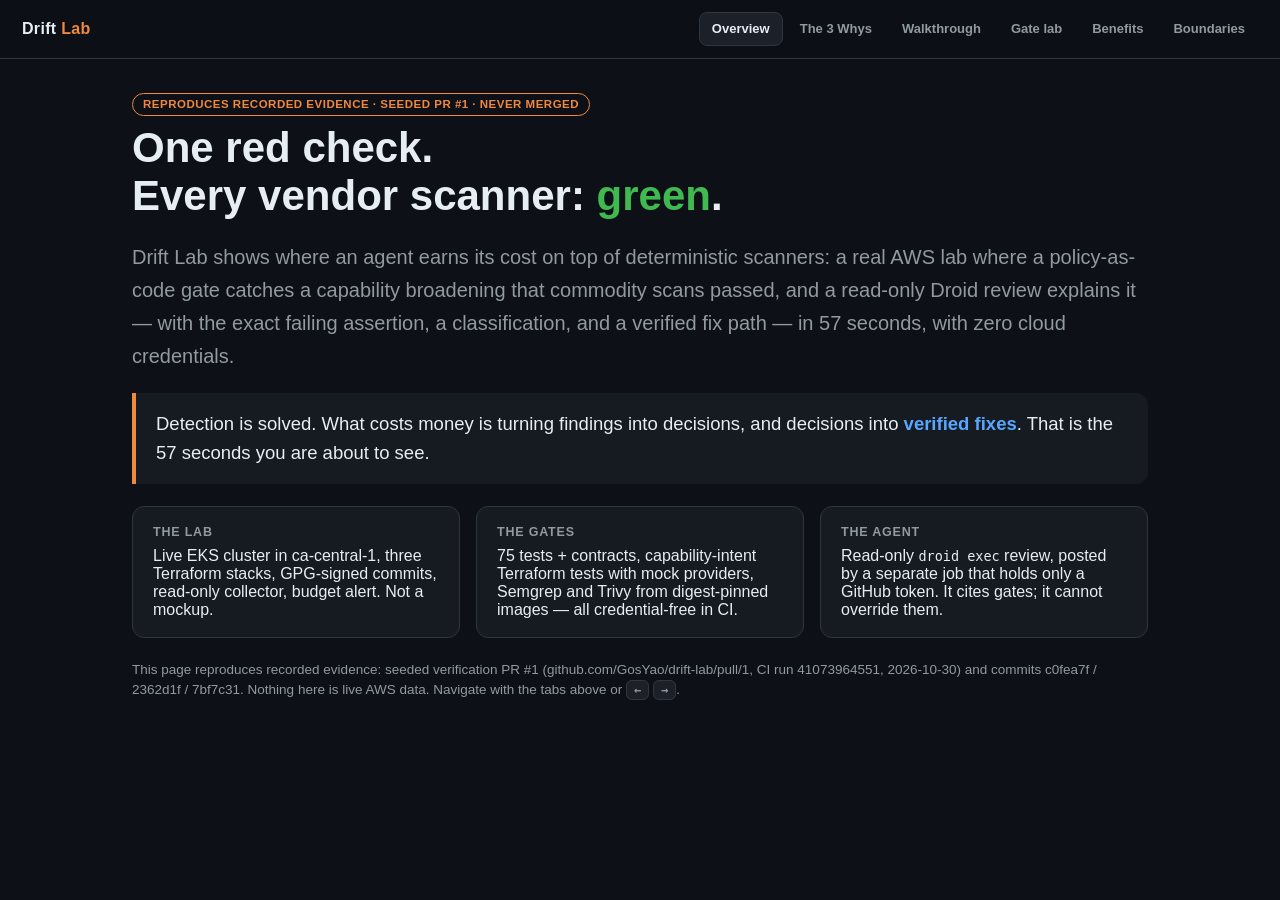
<file: artifacts/demo-interactive.html>
<!doctype html>
<html lang="en">
<head>
<meta charset="utf-8">
<meta name="viewport" content="width=device-width, initial-scale=1">
<title>Drift Lab — interactive demo</title>
<meta name="description" content="Drift Lab: where agents earn their cost on top of deterministic scanners.">
<!--
  Self-contained interactive demo for the Drift Lab walkthrough (docs/DEMO.md).
  No external resources, no network calls, no analytics. All check-run and
  review content below is a REPRODUCTION of recorded evidence from seeded
  verification PR #1 (never merged; run 41073964551, 2026-10-30) and is labeled
  as such. Nothing here is live AWS data. Fixture and reproduction labels are
  deliberate honesty boundaries, not decoration.
-->
<style>
  :root {
    --bg: #0d1117; --panel: #161b22; --panel2: #1c2129; --line: #30363d;
    --fg: #e6edf3; --dim: #9199a1; --accent: #58a6ff; --accent2: #f0883e;
    --pass: #3fb950; --fail: #f85149; --mono: ui-monospace, SFMono-Regular, Menlo, Consolas, monospace;
    --sans: -apple-system, BlinkMacSystemFont, "Segoe UI", Helvetica, Arial, sans-serif;
  }
  * { box-sizing: border-box; }
  html, body { margin: 0; padding: 0; background: var(--bg); color: var(--fg); font-family: var(--sans); }
  header {
    position: sticky; top: 0; z-index: 10; background: rgba(13,17,23,.92);
    border-bottom: 1px solid var(--line); backdrop-filter: blur(6px);
  }
  .bar { display: flex; align-items: center; gap: 12px; padding: 12px 22px; flex-wrap: wrap; }
  .logo { font-weight: 700; letter-spacing: .3px; }
  .logo span { color: var(--accent2); }
  nav { display: flex; gap: 4px; flex-wrap: wrap; margin-left: auto; }
  nav button {
    background: none; border: 1px solid transparent; border-radius: 8px; color: var(--dim);
    font: 600 13px/1.2 var(--sans); padding: 8px 12px; cursor: pointer;
  }
  nav button:hover { color: var(--fg); border-color: var(--line); }
  nav button[aria-current="true"] { color: var(--fg); background: var(--panel2); border-color: var(--line); }
  main { max-width: 1060px; margin: 0 auto; padding: 34px 22px 90px; }
  section.panel { display: none; }
  section.panel.active { display: block; animation: fade .25s ease; }
  @keyframes fade { from { opacity: 0; transform: translateY(6px); } to { opacity: 1; transform: none; } }
  h1 { font-size: 42px; line-height: 1.15; margin: 8px 0 14px; }
  h2 { font-size: 26px; margin: 26px 0 10px; }
  h3 { font-size: 17px; margin: 0 0 8px; }
  p { font-size: 16.5px; line-height: 1.65; color: var(--fg); }
  .lead { font-size: 20px; color: var(--dim); }
  .tag { color: var(--accent); font-weight: 700; }
  .tag2 { color: var(--accent2); font-weight: 700; }
  .grid { display: grid; gap: 16px; }
  .grid.two { grid-template-columns: repeat(auto-fit, minmax(300px, 1fr)); }
  .grid.three { grid-template-columns: repeat(auto-fit, minmax(240px, 1fr)); }
  .card {
    background: var(--panel); border: 1px solid var(--line); border-radius: 12px; padding: 18px 20px;
  }
  .card .kicker { color: var(--dim); font-size: 12.5px; font-weight: 700; letter-spacing: .8px; text-transform: uppercase; margin-bottom: 8px; }
  .quote {
    border-left: 4px solid var(--accent2); background: var(--panel);
    padding: 16px 20px; border-radius: 0 12px 12px 0; font-size: 18.5px; line-height: 1.6; margin: 18px 0;
  }
  .note { color: var(--dim); font-size: 13.5px; line-height: 1.5; }
  .repro {
    display: inline-flex; align-items: center; gap: 6px; font: 700 11.5px/1 var(--sans);
    letter-spacing: .5px; text-transform: uppercase; color: var(--accent2);
    border: 1px solid var(--accent2); border-radius: 999px; padding: 5px 10px;
  }
  .mono { font-family: var(--mono); font-size: 13.5px; }
  pre {
    background: #0a0e14; border: 1px solid var(--line); border-radius: 10px;
    padding: 14px 16px; overflow-x: auto; margin: 12px 0; line-height: 1.55;
  }
  pre .del { color: #f8514980; text-decoration: line-through; text-decoration-color: #f8514960; }
  pre .add { color: #3fb950; }
  pre .ctx { color: var(--dim); }
  .verdict { font-weight: 800; letter-spacing: .3px; }
  .pass { color: var(--pass); } .fail { color: var(--fail); }
  .badge { border-radius: 999px; font-size: 12px; font-weight: 700; padding: 3px 10px; }
  .badge.pass { background: #12261c; color: var(--pass); border: 1px solid #1f4d2e; }
  .badge.fail { background: #2d1416; color: var(--fail); border: 1px solid #6e2226; }
  .badge.skipped { background: #1c2129; color: var(--dim); border: 1px solid var(--line); }
  /* Why accordion */
  .why { border: 1px solid var(--line); border-radius: 12px; background: var(--panel); overflow: hidden; }
  .why + .why { margin-top: 12px; }
  .why button.head {
    width: 100%; display: flex; align-items: center; gap: 14px; text-align: left;
    background: none; border: 0; color: var(--fg); padding: 16px 18px; cursor: pointer;
    font: 700 16.5px/1.3 var(--sans);
  }
  .why .num { color: var(--accent2); font-size: 13px; font-weight: 800; letter-spacing: 1px; white-space: nowrap; }
  .why .chev { margin-left: auto; color: var(--dim); transition: transform .2s; }
  .why.open .chev { transform: rotate(90deg); }
  .why .body { display: none; padding: 0 18px 16px 18px; border-top: 1px solid var(--line); }
  .why.open .body { display: block; }
  .why .body p { margin: 12px 0 0; }
  /* Walkthrough stepper */
  .steps { display: flex; gap: 8px; flex-wrap: wrap; margin: 18px 0; }
  .steps button {
    background: var(--panel); border: 1px solid var(--line); border-radius: 10px; color: var(--dim);
    font: 600 13px/1.2 var(--sans); padding: 10px 14px; cursor: pointer;
  }
  .steps button[aria-current="true"] { color: var(--fg); border-color: var(--accent); background: #101a2c; }
  .stepbox { border: 1px solid var(--line); border-radius: 12px; background: var(--panel); padding: 22px 24px; min-height: 260px; }
  .meta { color: var(--dim); font-size: 13px; margin-bottom: 10px; }
  /* Gate explorer */
  .gates { display: grid; gap: 10px; grid-template-columns: repeat(auto-fit, minmax(150px, 1fr)); margin: 16px 0; }
  .gates button {
    background: var(--panel); border: 1px solid var(--line); border-radius: 12px; padding: 14px 12px;
    color: var(--fg); font: 700 14px/1.3 var(--sans); cursor: pointer; text-align: center;
  }
  .gates button small { display: block; color: var(--dim); font-weight: 500; margin-top: 4px; font-size: 11.5px; }
  .gates button:hover { border-color: var(--accent); }
  .gates button.sel { border-color: var(--accent); background: #101a2c; }
  .gates button.picked.pass { border-color: #1f4d2e; }
  .gates button.picked.fail { border-color: #6e2226; }
  #gateDetail { border: 1px solid var(--line); border-radius: 12px; background: var(--panel2); padding: 18px 20px; min-height: 150px; }
  #gateDetail .title { display: flex; align-items: center; gap: 10px; font-weight: 700; font-size: 16px; margin-bottom: 8px; flex-wrap: wrap; }
  /* Review comment reproduction */
  .comment { border: 1px solid var(--line); border-radius: 12px; background: var(--panel2); padding: 18px 20px; margin-top: 12px; }
  .comment .chead { display: flex; align-items: center; gap: 10px; color: var(--dim); font-size: 12.5px; margin-bottom: 10px; flex-wrap: wrap; }
  .comment h3 { font-size: 15.5px; }
  .comment ul { margin: 8px 0 8px 20px; padding: 0; }
  .comment li { font-size: 14.5px; line-height: 1.55; margin-bottom: 7px; }
  .verdictline {
    margin-top: 12px; border-top: 1px dashed var(--line); padding-top: 12px;
    font-family: var(--mono); font-size: 14px; color: var(--fail); font-weight: 700;
  }
  /* Benefits table */
  table { width: 100%; border-collapse: collapse; margin: 14px 0; font-size: 14.5px; }
  th, td { text-align: left; padding: 11px 12px; border-bottom: 1px solid var(--line); vertical-align: top; line-height: 1.5; }
  th { color: var(--dim); font-size: 12.5px; text-transform: uppercase; letter-spacing: .6px; }
  td:first-child { font-weight: 700; white-space: nowrap; }
  /* Boundaries */
  .bound { display: flex; gap: 12px; align-items: flex-start; padding: 12px 0; border-bottom: 1px solid var(--line); }
  .bound:last-child { border-bottom: 0; }
  .bound .dot { color: var(--accent2); font-weight: 800; }
  footer { border-top: 1px solid var(--line); margin-top: 40px; padding-top: 16px; }
  kbd { background: var(--panel2); border: 1px solid var(--line); border-radius: 6px; padding: 2px 7px; font: 700 12px var(--mono); }
  a { color: var(--accent); }
  @media (max-width: 640px) { h1 { font-size: 30px; } .lead { font-size: 17px; } }
</style>
</head>
<body>

<header>
  <div class="bar">
    <div class="logo">Drift<span>&nbsp;Lab</span></div>
    <nav id="nav" aria-label="Demo sections">
      <button data-panel="overview" aria-current="true">Overview</button>
      <button data-panel="whys">The 3 Whys</button>
      <button data-panel="walkthrough">Walkthrough</button>
      <button data-panel="gates">Gate lab</button>
      <button data-panel="benefits">Benefits</button>
      <button data-panel="boundaries">Boundaries</button>
    </nav>
  </div>
</header>

<main>

<!-- ============ OVERVIEW ============ -->
<section class="panel active" id="overview" aria-label="Overview">
  <span class="repro">Reproduces recorded evidence &middot; seeded PR #1 &middot; never merged</span>
  <h1>One red check.<br>Every vendor scanner: <span class="pass">green</span>.</h1>
  <p class="lead">Drift Lab shows where an agent earns its cost on top of deterministic
  scanners: a real AWS lab where a policy-as-code gate catches a capability broadening
  that commodity scans passed, and a read-only Droid review explains it — with the exact
  failing assertion, a classification, and a verified fix path — in 57 seconds, with zero
  cloud credentials.</p>

  <div class="quote">
    Detection is solved. What costs money is turning findings into decisions, and
    decisions into <span class="tag">verified fixes</span>. That is the 57 seconds you
    are about to see.
  </div>

  <div class="grid three" style="margin-top:22px">
    <div class="card">
      <div class="kicker">The lab</div>
      Live EKS cluster in ca-central-1, three Terraform stacks, GPG-signed commits,
      read-only collector, budget alert. Not a mockup.
    </div>
    <div class="card">
      <div class="kicker">The gates</div>
      75 tests + contracts, capability-intent Terraform tests with mock providers,
      Semgrep and Trivy from digest-pinned images — all credential-free in CI.
    </div>
    <div class="card">
      <div class="kicker">The agent</div>
      Read-only <span class="mono">droid exec</span> review, posted by a separate job
      that holds only a GitHub token. It cites gates; it cannot override them.
    </div>
  </div>

  <p class="note" style="margin-top:22px">
    This page reproduces recorded evidence: seeded verification PR #1
    (github.com/GosYao/drift-lab/pull/1, CI run 41073964551, 2026-10-30) and commits
    c0fea7f / 2362d1f / 7bf7c31. Nothing here is live AWS data.
    Navigate with the tabs above or <kbd>←</kbd> <kbd>→</kbd>.
  </p>
</section>

<!-- ============ 3 WHYS ============ -->
<section class="panel" id="whys" aria-label="The three Whys">
  <h1>Three Whys</h1>
  <p class="lead">The background in three questions, each answered with evidence from the lab.</p>

  <div class="why" id="why1">
    <button class="head" aria-expanded="false" aria-controls="why1b">
      <span class="num">WHY 1</span>
      Why does drift keep happening even though we write IaC?
      <span class="chev">&#8250;</span>
    </button>
    <div class="body" id="why1b">
      <p><b>Intent lives in more places than code.</b> Terraform encodes <i>what</i>
      exists; it does not encode <i>why this role may read only this table</i>. That
      capability intent traditionally lives in review approvals, tribal memory, and
      runbooks. Anything not encoded somewhere checkable drifts silently.</p>
      <p>This lab encodes it as policy-as-code: five Terraform test runs with mock
      providers asserting the support agent reads only customer-orders, identity pinning,
      workload hardening, and namespace isolation — verified in
      <span class="mono">infra/workloads/policy.tftest.hcl</span>, running credential-free
      in every PR.</p>
    </div>
  </div>

  <div class="why" id="why2">
    <button class="head" aria-expanded="false" aria-controls="why2b">
      <span class="num">WHY 2</span>
      Why don't the scanners we already pay for stop it?
      <span class="chev">&#8250;</span>
    </button>
    <div class="body" id="why2b">
      <p><b>Two reasons, both demonstrated here.</b></p>
      <p><b>1. Generic rules, not your intent.</b> The seeded support-role broadening —
      support-agent silently gaining read on customer-archive — <b>passed</b> the external
      IAC and SCA checks on the same PR where the intent-encoded gate failed it.
      One seeded case, recorded factually: compliance packs check industry rules; they do
      not carry your intent.</p>
      <p><b>2. Noise.</b> Raw plan output buries the two lines that matter under version
      fields, null-vs-empty churn, and IAM mirror updates. The sanitizer exists because
      triage cost is set by noise — and noise is a deterministic problem you can engineer
      away (changed-attribute paths, version filters, mirror collapse).</p>
    </div>
  </div>

  <div class="why" id="why3">
    <button class="head" aria-expanded="false" aria-controls="why3b">
      <span class="num">WHY 3</span>
      Why does an agent change the economics instead of just adding cost?
      <span class="chev">&#8250;</span>
    </button>
    <div class="body" id="why3b">
      <p><b>The expensive part was never detection; it is the human loop</b> — connect
      finding, change, intent, fix, proof.</p>
      <p>The demo's division of labor answers the objection: <b>deterministic checks make
      the trust decision, and the agent does the correlation and explanation.</b> The agent
      cannot override a gate, cannot fabricate evidence, and in this pipeline holds no
      credential that can touch anything: the review job has no GitHub token, and the
      posting job has no Factory key.</p>
      <p>The trust model stays deterministic; the labor cost collapses — 57 seconds for
      the review job in the recorded run.</p>
    </div>
  </div>
</section>

<!-- ============ WALKTHROUGH ============ -->
<section class="panel" id="walkthrough" aria-label="Live walkthrough">
  <h1>The walkthrough</h1>
  <p class="lead">Six moves, with recorded timings. Present against the live PR; this page is the offline rehearsal.</p>

  <div class="steps" id="stepnav" role="tablist"></div>
  <div class="stepbox" id="stepbox" role="tabpanel"></div>
</section>

<!-- ============ GATE LAB ============ -->
<section class="panel" id="gates" aria-label="Gate lab">
  <h1>Gate lab</h1>
  <p class="lead">The seeded change, and every gate's recorded verdict. Click a gate.</p>

  <div class="card" style="margin-bottom:16px">
    <div class="kicker">The seeded change &middot; infra/workloads/main.tf &middot; commit dfd7e04</div>
    <p style="margin:0 0 4px">The support-agent inline policy drops its read-scope
    conditional and gains the <span class="mono">customer-archive</span> table:</p>
<pre><span class="ctx">  # before: support-agent reads only orders</span>
<span class="del">  Resource = each.key == "support-agent" ? [ orders.arn ] : [ orders.arn, archive.arn ]</span>
<span class="ctx">  # after (the seeded broadening)</span>
<span class="add">  Resource = [ orders.arn, archive.arn ]   # everyone reads everything</span></pre>
  </div>

  <div class="gates" id="gategrid" role="tablist"></div>
  <div id="gateDetail" role="tabpanel" aria-live="polite"></div>

  <p class="note" style="margin-top:16px">
    Verdicts reproduce the recorded CI run (41073964551) on PR #1. The external IAC/SCA
    checks are shown as observed on that PR: pass. One seeded case — the point is the
    mechanism, not a tool comparison. The capability gate runs against mock providers:
    no cloud credentials, no AWS access.
  </p>
</section>

<!-- ============ BENEFITS ============ -->
<section class="panel" id="benefits" aria-label="Benefit analysis">
  <h1>Technical and business benefit</h1>
  <p class="lead">Every row traces to a commit, a recorded run, or a documented decision.</p>

  <table>
    <thead><tr><th>Dimension</th><th>What the demo showed</th><th>Business translation</th></tr></thead>
    <tbody>
      <tr><td>Noise engineering</td><td>Sanitizer v2: changed-attribute paths, version churn and IAM mirror collapse</td><td>Triage reads meaningful lines, not raw plan JSON; triage cost engineered down deterministically</td></tr>
      <tr><td>Intent as code</td><td>5 capability tests, mock providers, credential-free; seeded broadening fails them</td><td>Every PR checks intent pre-merge at near-zero marginal cost; no AWS credentials in PR checks</td></tr>
      <tr><td>Detection vs explanation</td><td>Gates decide; agent cites, classifies, gives fix path and verdict</td><td>Senior-reviewer-quality triage in 57s, auditable, non-fabricating</td></tr>
      <tr><td>Cross-tool delta</td><td>External IAC/SCA checks passed the seeded broadening; the lab's own gate failed it</td><td>Your intent is a differentiator no vendor product carries (one seeded case, not a generalization)</td></tr>
      <tr><td>Supply chain</td><td>Pinned actions and digests, signed commits, read-only collector, sanitized snapshots</td><td>No account IDs or raw state leave the repo; findings shareable without redaction work</td></tr>
      <tr><td>Credential separation</td><td>Factory key and GitHub token never co-located; review job read-only</td><td>The agent adds capability without adding blast radius — the auditable answer to agent risk</td></tr>
      <tr><td>Cost control</td><td>Lab at $5–7/day under a $500 budget alert; agent arm no-ops without the key</td><td>Agent spend is a gate, not a leak; the lab costs less than one incident triage hour</td></tr>
    </tbody>
  </table>

  <h2>The metric: cost per verified fix</h2>
  <p>A fix counts as <span class="tag">verified</span> only when it passes deterministic
  re-verification — the agent's own review states the criterion. The recorded run gives
  the numerator's ingredients: <b>57 seconds</b> of agent review, seconds of pinned
  scanners, zero cloud credentials.</p>
  <p>The benchmark phase measures it properly across arms — scanners-only, plus ordinary
  Droid review, plus policy-as-code plus Droid — so the claim becomes a number instead of
  an anecdote. That phase is designed, not yet measured.</p>

  <div class="quote">
    cost per verified fix = (scanner minutes + agent credits) ÷ fixes that pass
    deterministic re-verification
  </div>
</section>

<!-- ============ BOUNDARIES ============ -->
<section class="panel" id="boundaries" aria-label="Honest boundaries">
  <h1>Honest boundaries</h1>
  <p class="lead">Stated on stage. They close objections; they are not fine print.</p>

  <div class="card">
    <div class="bound"><span class="dot">&#9632;</span><div><b>One seeded case.</b> No
    generalization beyond it, no competitor-parity claims. The mechanism is the finding,
    not a leaderboard.</div></div>
    <div class="bound"><span class="dot">&#9632;</span><div><b>The UI is fixture replay.</b>
    The local preview replays synthetic fixtures; live collection today is the CLI
    (<span class="mono">python -m drift_lab collect</span>). Wiring it into the UI is next.</div></div>
    <div class="bound"><span class="dot">&#9632;</span><div><b>The benchmark is designed,
    not yet measured.</b> Cost per verified fix is the next phase's number, not today's claim.</div></div>
    <div class="bound"><span class="dot">&#9632;</span><div><b>No automatic reconciliation.</b>
    Drift is detected and explained; remediation stays authorized human work.</div></div>
    <div class="bound"><span class="dot">&#9632;</span><div><b>The agent never holds trust.</b>
    A model may explain evidence; it cannot fabricate graph edges or make the trusted
    validation decision. That decision stays with the deterministic gates.</div></div>
  </div>

  <div class="quote" style="margin-top:26px">
    Detection is solved — we proved it by making our own gate catch what the vendor
    scanners passed. What is not solved is turning findings into decisions, and decisions
    into verified fixes. That is the 57 seconds you just saw — and it is why the next
    phase measures <span class="tag">cost per verified fix</span>.
  </div>

  <footer>
    <p class="note">
      Drift Lab interactive demo &middot; companion to <span class="mono">docs/DEMO.md</span>
      &middot; evidence: PR #1, CI run 41073964551, commits c0fea7f / 2362d1f / 7bf7c31
      &middot; self-contained page: no network calls, no analytics, no external fonts.
    </p>
  </footer>
</section>

</main>

<script>
"use strict";
// Panel navigation -----------------------------------------------------------
var nav = document.getElementById("nav");
var panels = Array.prototype.slice.call(document.querySelectorAll("section.panel"));
var order = ["overview", "whys", "walkthrough", "gates", "benefits", "boundaries"];

function show(name) {
  panels.forEach(function (p) { p.classList.toggle("active", p.id === name); });
  Array.prototype.forEach.call(nav.querySelectorAll("button"), function (b) {
    b.setAttribute("aria-current", String(b.dataset.panel === name));
  });
  window.scrollTo(0, 0);
}
Array.prototype.forEach.call(nav.querySelectorAll("button"), function (b) {
  b.addEventListener("click", function () { show(b.dataset.panel); });
});
document.addEventListener("keydown", function (e) {
  if (e.target && /INPUT|TEXTAREA|SELECT/.test(e.target.tagName)) return;
  var cur = order.indexOf(order.filter(function (id) {
    return document.getElementById(id).classList.contains("active");
  })[0]);
  if (e.key === "ArrowRight") show(order[Math.min(cur + 1, order.length - 1)]);
  if (e.key === "ArrowLeft") show(order[Math.max(cur - 1, 0)]);
});

// Why accordions -------------------------------------------------------------
Array.prototype.forEach.call(document.querySelectorAll(".why button.head"), function (b) {
  b.addEventListener("click", function () {
    var w = b.parentElement;
    var open = w.classList.toggle("open");
    b.setAttribute("aria-expanded", String(open));
  });
});

// Walkthrough steps ----------------------------------------------------------
var steps = [
  {
    t: "1. The gate goes red on intent", time: "2 min",
    body: "<p>Open PR #1's checks. <span class='mono'>policy-test</span> fails on exactly "
      + "<b>&ldquo;support-agent must read only the customer-orders table&rdquo;</b> "
      + "(4 runs pass, 1 fails). <span class='mono'>make check</span>, Semgrep, Trivy: green.</p>"
      + "<p><b>Say:</b> everything a commodity scanner can see is fine here. The only thing "
      + "that caught it is encoded intent — because the intent is ours. No vendor has it.</p>"
      + "<p class='note'>Optional contrast on the same PR: external IAC and SCA checks, green.</p>"
  },
  {
    t: "2. The agent's review, already posted", time: "3 min",
    body: "<div class='comment'><div class='chead'><span class='repro'>Reproduction</span>"
      + "github-actions comment on PR #1 &middot; recorded 2026-10-30</div>"
      + "<h3>[P1] Restore support-agent's orders-only scope</h3>"
      + "<ul><li>Cites the gate by name, run, exact assertion condition and text — "
      + "it explains the verdict, it does not issue one.</li>"
      + "<li>Classifies: a <b>proposed intent change</b>, not out-of-band drift, not noise — "
      + "an approved expansion would require updating the capability baseline, and this seed does not.</li>"
      + "<li>Refuses to overclaim: the evidence is mock-provider verification, not live AWS access.</li>"
      + "<li>Verified fix path: restore the conditional, re-run <span class='mono'>make policy-test</span>, "
      + "all five runs pass without weakening an assertion.</li></ul>"
      + "<div class='verdictline'>VERDICT: request changes</div></div>"
  },
  {
    t: "3. The self-application moment", time: "1 min",
    body: "<p>CI Semgrep caught the <span class='mono'>curl | sh</span> install pattern in the "
      + "workflow itself — the one file local pre-verification could not cover, because it did "
      + "not exist yet (0.7.1).</p>"
      + "<p>The deterministic scanner caught the agent pipeline; agent-plus-human triaged it: "
      + "accepted inline with rationale at the source line, recorded in the WORKLOG.</p>"
      + "<p><b>Say:</b> scanner finds, human decides, agent documents — working on itself.</p>"
  },
  {
    t: "4. The trust architecture", time: "1 min",
    body: "<p>The answer to &ldquo;isn't an agent in CI dangerous?&rdquo;</p>"
      + "<ul style='margin-left:20px'><li>The review job holds only <span class='mono'>FACTORY_API_KEY</span>, "
      + "no GitHub token, and runs <span class='mono'>droid exec</span> read-only by default.</li>"
      + "<li>A separate job holding only <span class='mono'>GITHUB_TOKEN</span> (pull-requests: write) posts the review.</li>"
      + "<li>No job can both decide and publish; the availability gate exposes a boolean, never the key.</li>"
      + "<li>CI never plans or applies against AWS; actions pinned by SHA, scanner images by digest; every commit GPG-signed.</li></ul>"
  },
  {
    t: "5. The local UI", time: "30 sec",
    body: "<p><span class='mono'>make preview</span> &rarr; http://127.0.0.1:8765 — the GitHub-view "
      + "preview and scenario reports.</p>"
      + "<p><b>Be explicit:</b> this panel replays synthetic fixtures; live collection today is the "
      + "CLI (<span class='mono'>python -m drift_lab collect</span>), and wiring it into the UI is next. "
      + "Honest boundaries read as strength.</p>"
  },
  {
    t: "6. Close on the metric", time: "30 sec",
    body: "<div class='quote' style='margin:10px 0'>Detection is solved — we proved it by making "
      + "our own gate catch what the vendor scanners passed. What is not solved is turning findings "
      + "into decisions, and decisions into verified fixes. That is the 57 seconds you just saw — "
      + "and it is why the next phase measures cost per verified fix.</div>"
      + "<p class='note'>Recorded timings: semgrep 19–26s &middot; trivy 15–18s &middot; policy-test ~50s "
      + "&middot; droid review job 57s &middot; posting job 5s.</p>"
  }
];

var stepnav = document.getElementById("stepnav");
var stepbox = document.getElementById("stepbox");
steps.forEach(function (s, i) {
  var b = document.createElement("button");
  b.setAttribute("role", "tab");
  b.textContent = s.t + "  (" + s.time + ")";
  b.addEventListener("click", function () { showStep(i); });
  stepnav.appendChild(b);
});
function showStep(i) {
  Array.prototype.forEach.call(stepnav.children, function (b, j) {
    b.setAttribute("aria-current", String(j === i));
  });
  stepbox.innerHTML = "<div class='meta'>Step " + (i + 1) + " of " + steps.length
    + " &middot; " + steps[i].time + "</div>" + steps[i].body;
}
showStep(0);

// Gate explorer --------------------------------------------------------------
var gates = [
  { n: "make check", sub: "unit + contracts", v: "pass", d: "75 tests plus repository contracts, exit 0 in 8s. The seeded change is valid code — application health is not the issue.", t: "~8s" },
  { n: "terraform-check", sub: "fmt + validate", v: "pass", d: "Valid HCL, formatting clean. Structure is not the issue either.", t: "~6s" },
  { n: "semgrep", sub: "OWASP Top 10", v: "pass", d: "310 rules over 56 files, 0 findings. The broadening is not a vulnerability pattern — nothing is exploitable, nothing is secret-shaped.", t: "19–26s" },
  { n: "trivy", sub: "vuln + secret", v: "pass", d: "No vulnerabilities, no secrets. Clean from a supply-chain view.", t: "15–18s" },
  { n: "External IAC", sub: "vendor check", v: "pass", d: "No violations found (as observed on the PR). Generic compliance packs check industry rules — not this lab's capability intent.", t: "as observed" },
  { n: "External SCA", sub: "vendor check", v: "pass", d: "No vulnerabilities found (as observed on the PR).", t: "as observed" },
  { n: "policy-test", sub: "capability intent", v: "fail",
    d: "<b>support_agent_reads_only_orders — 4 passed, 1 failed.</b><br>Assertion: "
      + "<span class='mono'>jsondecode(aws_iam_role_policy.agent[\"support-agent\"].policy).Statement[0].Resource "
      + "== [aws_dynamodb_table.synthetic[\"customer-orders\"].arn]</span><br>"
      + "&ldquo;support-agent must read only the customer-orders table.&rdquo;<br>"
      + "Mock providers, credential-free: the gate needs no AWS access to know the intent changed.", t: "~50s" }
];

var gategrid = document.getElementById("gategrid");
var gateDetail = document.getElementById("gateDetail");
gates.forEach(function (g) {
  var b = document.createElement("button");
  b.setAttribute("role", "tab");
  b.innerHTML = g.n + "<small>" + g.sub + " &middot; " + g.t + "</small>";
  b.addEventListener("click", function () { showGate(g, b); });
  gategrid.appendChild(b);
});
function showGate(g, btn) {
  Array.prototype.forEach.call(gategrid.children, function (c) {
    c.classList.remove("sel");
  });
  btn.classList.add("sel", "picked", g.v);
  gateDetail.innerHTML = "<div class='title'><span>" + g.n + "</span>"
    + "<span class='badge " + g.v + "'>" + (g.v === "pass" ? "PASS" : "FAIL") + "</span></div>"
    + "<p style='margin:4px 0 0'>" + g.d + "</p>";
}
gateDetail.innerHTML = "<div class='title'><span class='repro'>Reproduction</span></div>"
  + "<p style='margin:4px 0 0'>Click a gate to see its recorded verdict on the seeded change. "
  + "The one that fails is the one that encodes intent — start there in the live demo.</p>";
</script>
</body>
</html>
</file>
